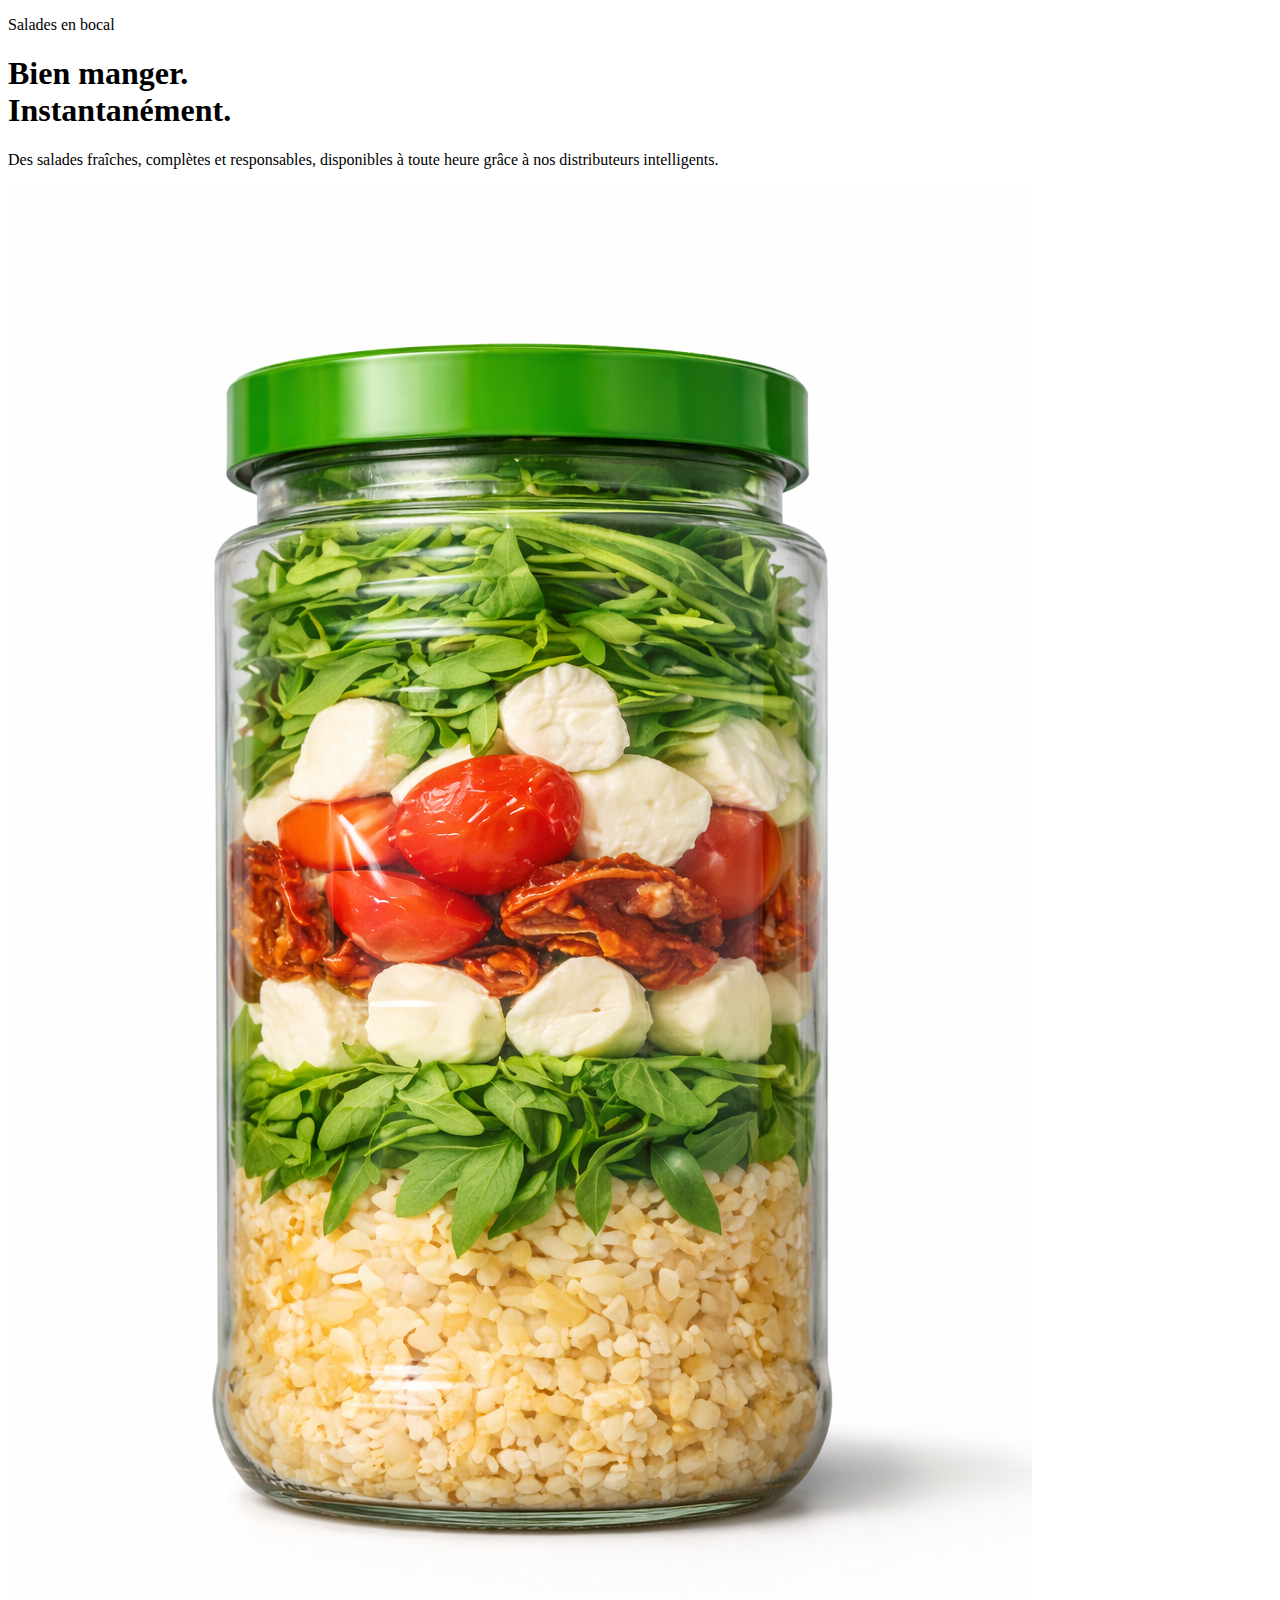
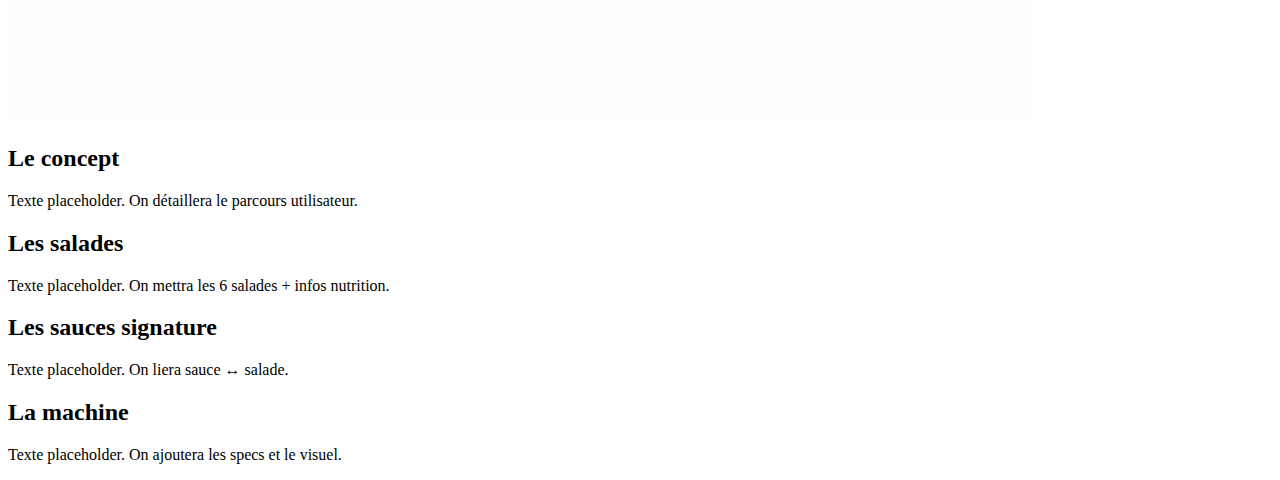
<file: index.html>
<!doctype html>
<html lang="fr">
<head>
  <meta charset="utf-8" />
  <meta name="viewport" content="width=device-width, initial-scale=1" />
  <title>Nourish</title>
  <link rel="stylesheet" href="./css/styles.css" />
</head>

<body>
  <section class="hero" id="hero">
    <div class="hero__copy">
      <p class="eyebrow">Salades en bocal</p>
      <h1 class="headline">Bien manger.<br>Instantanément.</h1>
      <p class="subhead">
        Des salades fraîches, complètes et responsables,
        disponibles à toute heure grâce à nos distributeurs intelligents.
      </p>
    </div>

    <div class="hero__visual">
      <img id="heroImg" class="hero__img" src="./assets/SaladeTransHD.png" alt="Salade en bocal" />
    </div>
  </section>

  <section class="chapter">
    <div class="chapter__inner">
      <h2>Le concept</h2>
      <p>Texte placeholder. On détaillera le parcours utilisateur.</p>
    </div>
  </section>

  <section class="chapter">
    <div class="chapter__inner">
      <h2>Les salades</h2>
      <p>Texte placeholder. On mettra les 6 salades + infos nutrition.</p>
    </div>
  </section>

  <section class="chapter">
    <div class="chapter__inner">
      <h2>Les sauces signature</h2>
      <p>Texte placeholder. On liera sauce ↔ salade.</p>
    </div>
  </section>

  <section class="chapter">
    <div class="chapter__inner">
      <h2>La machine</h2>
      <p>Texte placeholder. On ajoutera les specs et le visuel.</p>
    </div>
  </section>

  <script src="./js/main.js"></script>
</body>
</html>
</file>
<file: css/styles.css>

</file>
